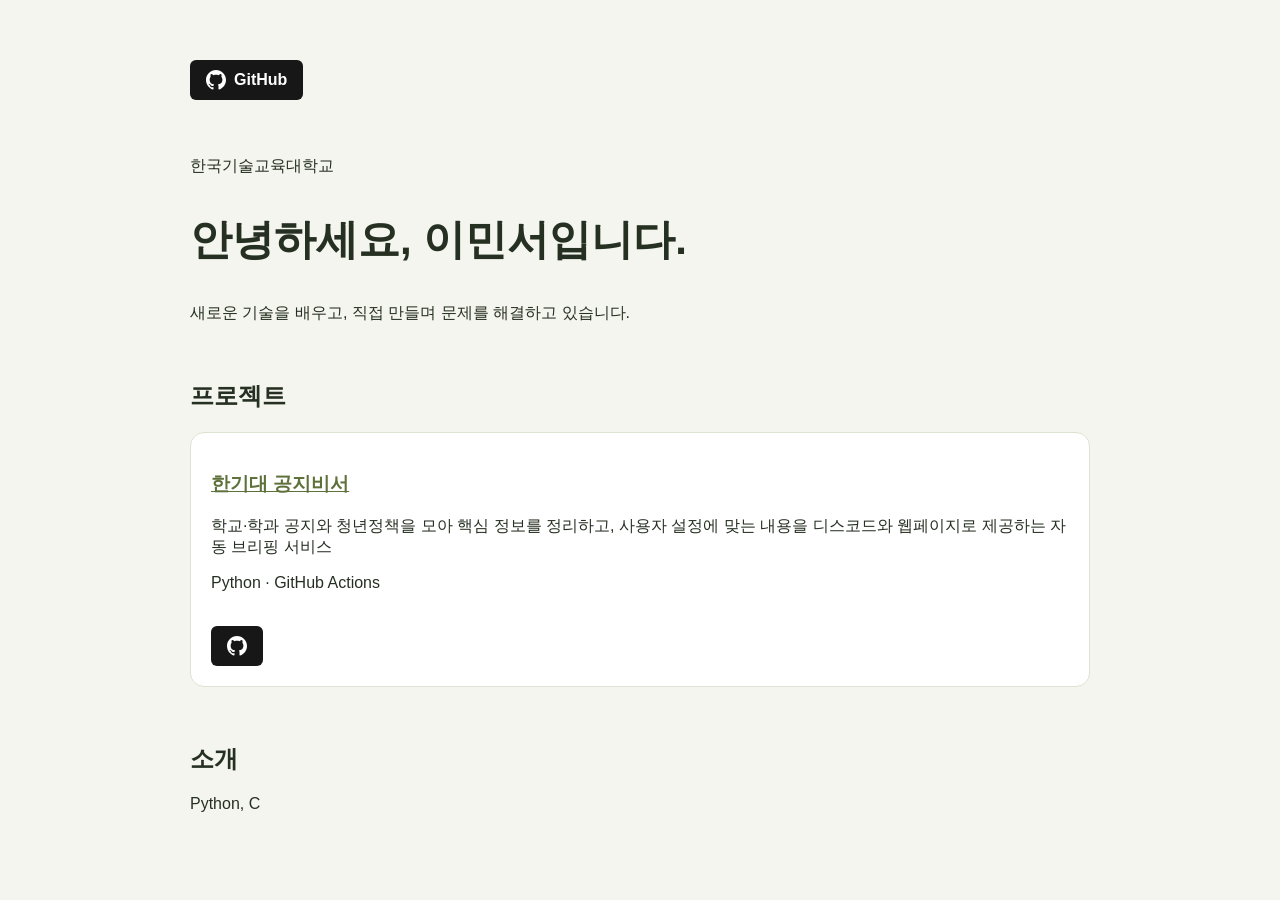
<file: index.html>
<!doctype html>
<html lang="ko">
<head>
  <meta charset="utf-8">
  <meta name="viewport" content="width=device-width, initial-scale=1">
  <title>이민서 | Portfolio</title>
  <link rel="stylesheet" href="/style.css">

  <style>
    body {
      max-width: 900px;
      margin: 60px auto;
      padding: 0 24px;
      font-family: Arial, sans-serif;
      color: #263022;
      background: #F4F5EE;
    }
    h1 { font-size: 42px; }
    section { margin: 56px 0; }
    .card {
      padding: 20px;
      margin: 16px 0;
      background: white;
      border: 1px solid #DDE3D2;
      border-radius: 14px;
    }
    a { color: #5F713B; }
  </style>
</head>

<body>
  <header>
    <a
      class="github-button"
      href="https://github.com/minseo9904"
      target="_blank"
      rel="noopener noreferrer"
      aria-label="내 GitHub 프로필 열기"
    >
      <img src="/assets/github.svg" alt="">
      <span>GitHub</span>
    </a>
  </header>

  <main>
    <section>
      <p>한국기술교육대학교</p>
      <h1>안녕하세요, 이민서입니다.</h1>
      <p>새로운 기술을 배우고, 직접 만들며 문제를 해결하고 있습니다.</p>
    </section>

    <section id="projects">
      <h2>프로젝트</h2>

      <article class="card">
        <h3>
          <a href="projects/notice-bot.html">한기대 공지비서</a>
        </h3>
        <p>학교·학과 공지와 청년정책을 모아 핵심 정보를 정리하고, 사용자 설정에 맞는 내용을 디스코드와 웹페이지로 제공하는 자동 브리핑 서비스</p>
        <p>Python · GitHub Actions</p>

        <br>
        <a
          class="github-button"
          href="https://github.com/seongminhong497-cell/koreatech-notice-bot"
          target="_blank"
          rel="noopener noreferrer"
          aria-label="학교 공지 브리핑 봇 저장소 열기"
        >
          <img src="/assets/github.svg" alt="">
        </a>
      </article>
    </section>

    <section id="about">
      <h2>소개</h2>
      <p>Python, C</p>
    </section>
  </main>
</body>
</html>
</file>
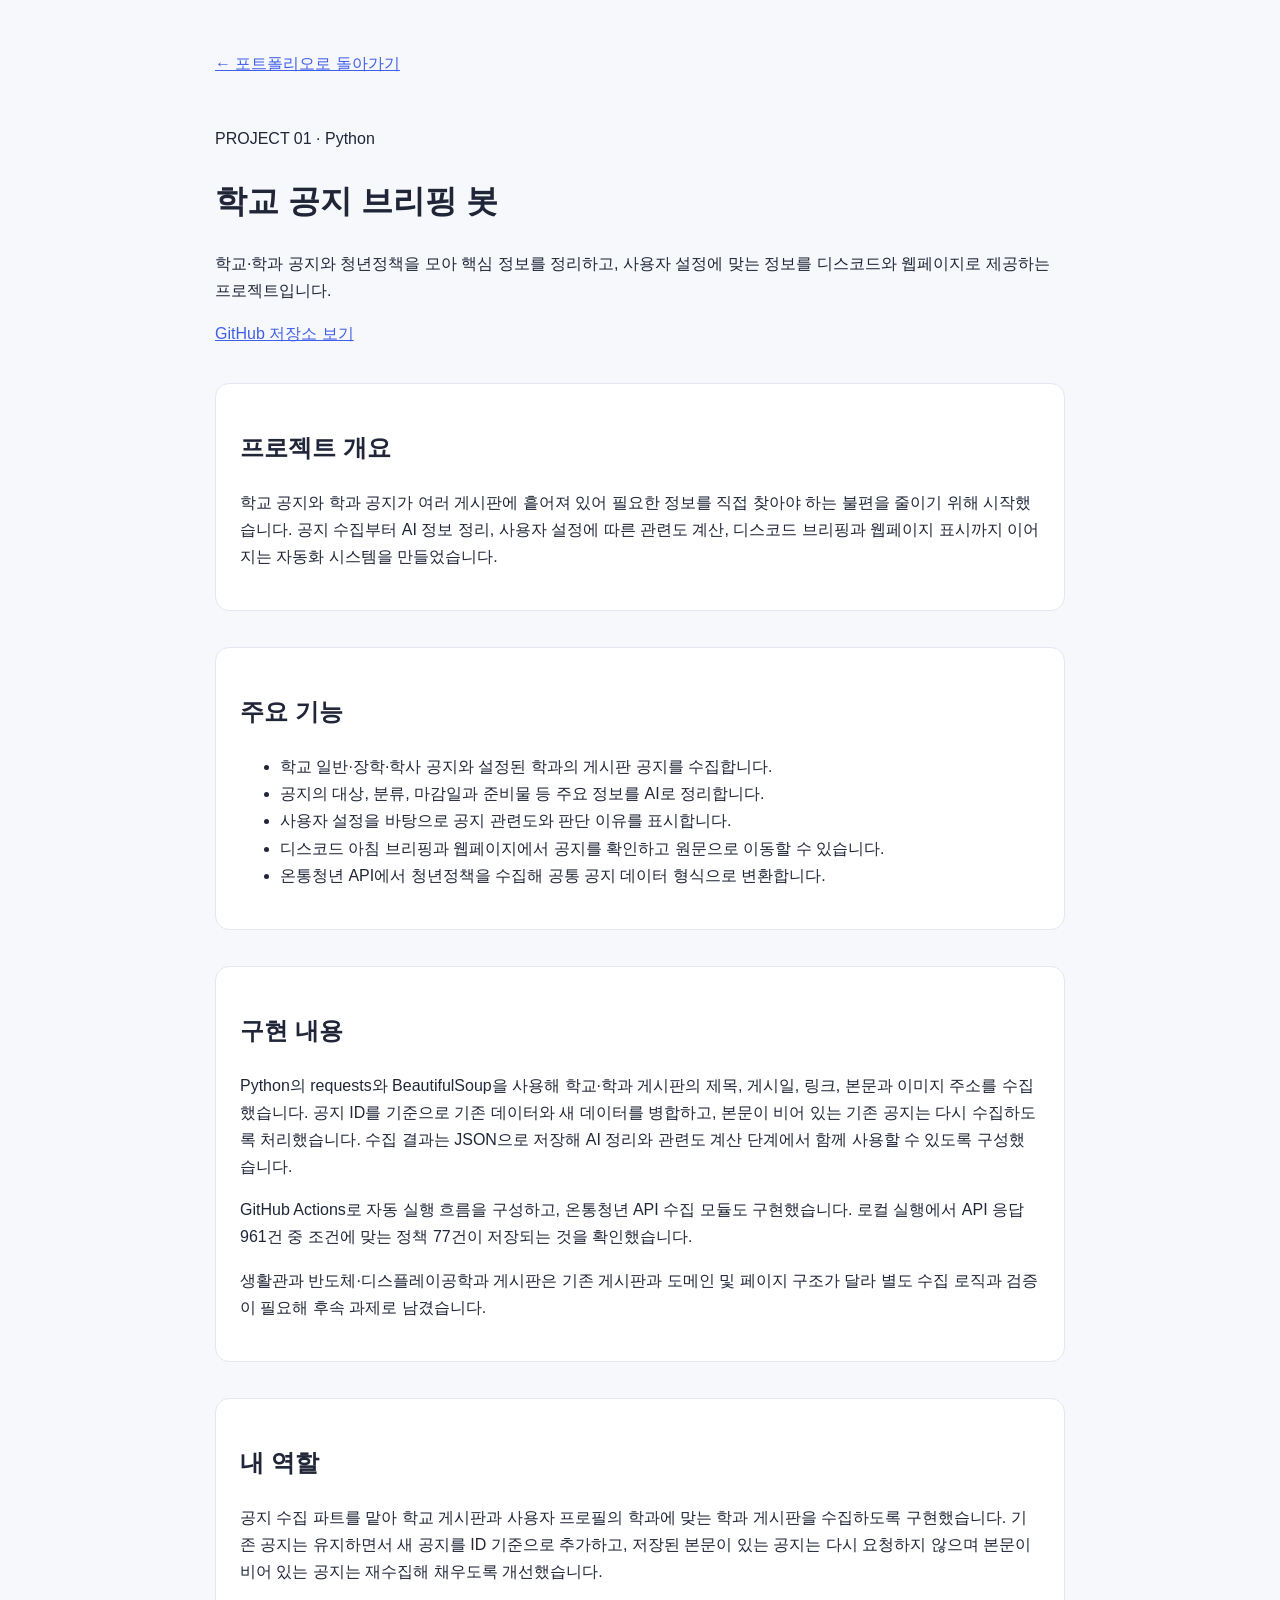
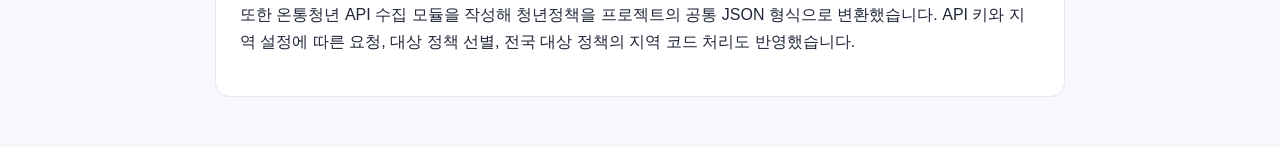
<file: progects/notice-bot.html>
<!doctype html>
<html lang="ko">
<head>
  <meta charset="utf-8">
  <meta name="viewport" content="width=device-width, initial-scale=1">
  <title>학교 공지 브리핑 봇 | 이민서</title>
  <style>
    body {
      max-width: 850px;
      margin: 50px auto;
      padding: 0 24px;
      font-family: Arial, sans-serif;
      line-height: 1.7;
      color: #202638;
      background: #f7f8fc;
    }
    a { color: #405fe8; }
    section {
      margin-top: 36px;
      padding: 24px;
      background: white;
      border: 1px solid #e4e7ef;
      border-radius: 14px;
    }
    .back { display: inline-block; margin-bottom: 32px; }
  </style>
</head>
<body>
  <a class="back" href="../index.html">← 포트폴리오로 돌아가기</a>

<main>
  <p>PROJECT 01 · Python</p>
  <h1>학교 공지 브리핑 봇</h1>
  <p>
    학교·학과 공지와 청년정책을 모아 핵심 정보를 정리하고,
    사용자 설정에 맞는 정보를 디스코드와 웹페이지로 제공하는 프로젝트입니다.
  </p>

  <p>
    <a href="https://github.com/seongminhong497-cell/koreatech-notice-bot">
      GitHub 저장소 보기
    </a>
  </p>

  <section>
    <h2>프로젝트 개요</h2>
    <p>
      학교 공지와 학과 공지가 여러 게시판에 흩어져 있어 필요한 정보를
      직접 찾아야 하는 불편을 줄이기 위해 시작했습니다. 공지 수집부터
      AI 정보 정리, 사용자 설정에 따른 관련도 계산, 디스코드 브리핑과
      웹페이지 표시까지 이어지는 자동화 시스템을 만들었습니다.
    </p>
  </section>

  <section>
    <h2>주요 기능</h2>
    <ul>
      <li>학교 일반·장학·학사 공지와 설정된 학과의 게시판 공지를 수집합니다.</li>
      <li>공지의 대상, 분류, 마감일과 준비물 등 주요 정보를 AI로 정리합니다.</li>
      <li>사용자 설정을 바탕으로 공지 관련도와 판단 이유를 표시합니다.</li>
      <li>디스코드 아침 브리핑과 웹페이지에서 공지를 확인하고 원문으로 이동할 수 있습니다.</li>
      <li>온통청년 API에서 청년정책을 수집해 공통 공지 데이터 형식으로 변환합니다.</li>
    </ul>
  </section>

  <section>
    <h2>구현 내용</h2>
    <p>
      Python의 requests와 BeautifulSoup을 사용해 학교·학과 게시판의 제목,
      게시일, 링크, 본문과 이미지 주소를 수집했습니다. 공지 ID를 기준으로
      기존 데이터와 새 데이터를 병합하고, 본문이 비어 있는 기존 공지는
      다시 수집하도록 처리했습니다. 수집 결과는 JSON으로 저장해 AI 정리와
      관련도 계산 단계에서 함께 사용할 수 있도록 구성했습니다.
    </p>
    <p>
      GitHub Actions로 자동 실행 흐름을 구성하고, 온통청년 API 수집 모듈도
      구현했습니다. 로컬 실행에서 API 응답 961건 중 조건에 맞는 정책 77건이
      저장되는 것을 확인했습니다.
    </p>
    <p>
      생활관과 반도체·디스플레이공학과 게시판은 기존 게시판과 도메인 및
      페이지 구조가 달라 별도 수집 로직과 검증이 필요해 후속 과제로 남겼습니다.
    </p>
  </section>

  <section>
    <h2>내 역할</h2>
    <p>
      공지 수집 파트를 맡아 학교 게시판과 사용자 프로필의 학과에 맞는
      학과 게시판을 수집하도록 구현했습니다. 기존 공지는 유지하면서 새 공지를
      ID 기준으로 추가하고, 저장된 본문이 있는 공지는 다시 요청하지 않으며
      본문이 비어 있는 공지는 재수집해 채우도록 개선했습니다.
    </p>
    <p>
      또한 온통청년 API 수집 모듈을 작성해 청년정책을 프로젝트의 공통 JSON
      형식으로 변환했습니다. API 키와 지역 설정에 따른 요청, 대상 정책 선별,
      전국 대상 정책의 지역 코드 처리도 반영했습니다.
    </p>
  </section>
</main>
</body>
</html>
</file>
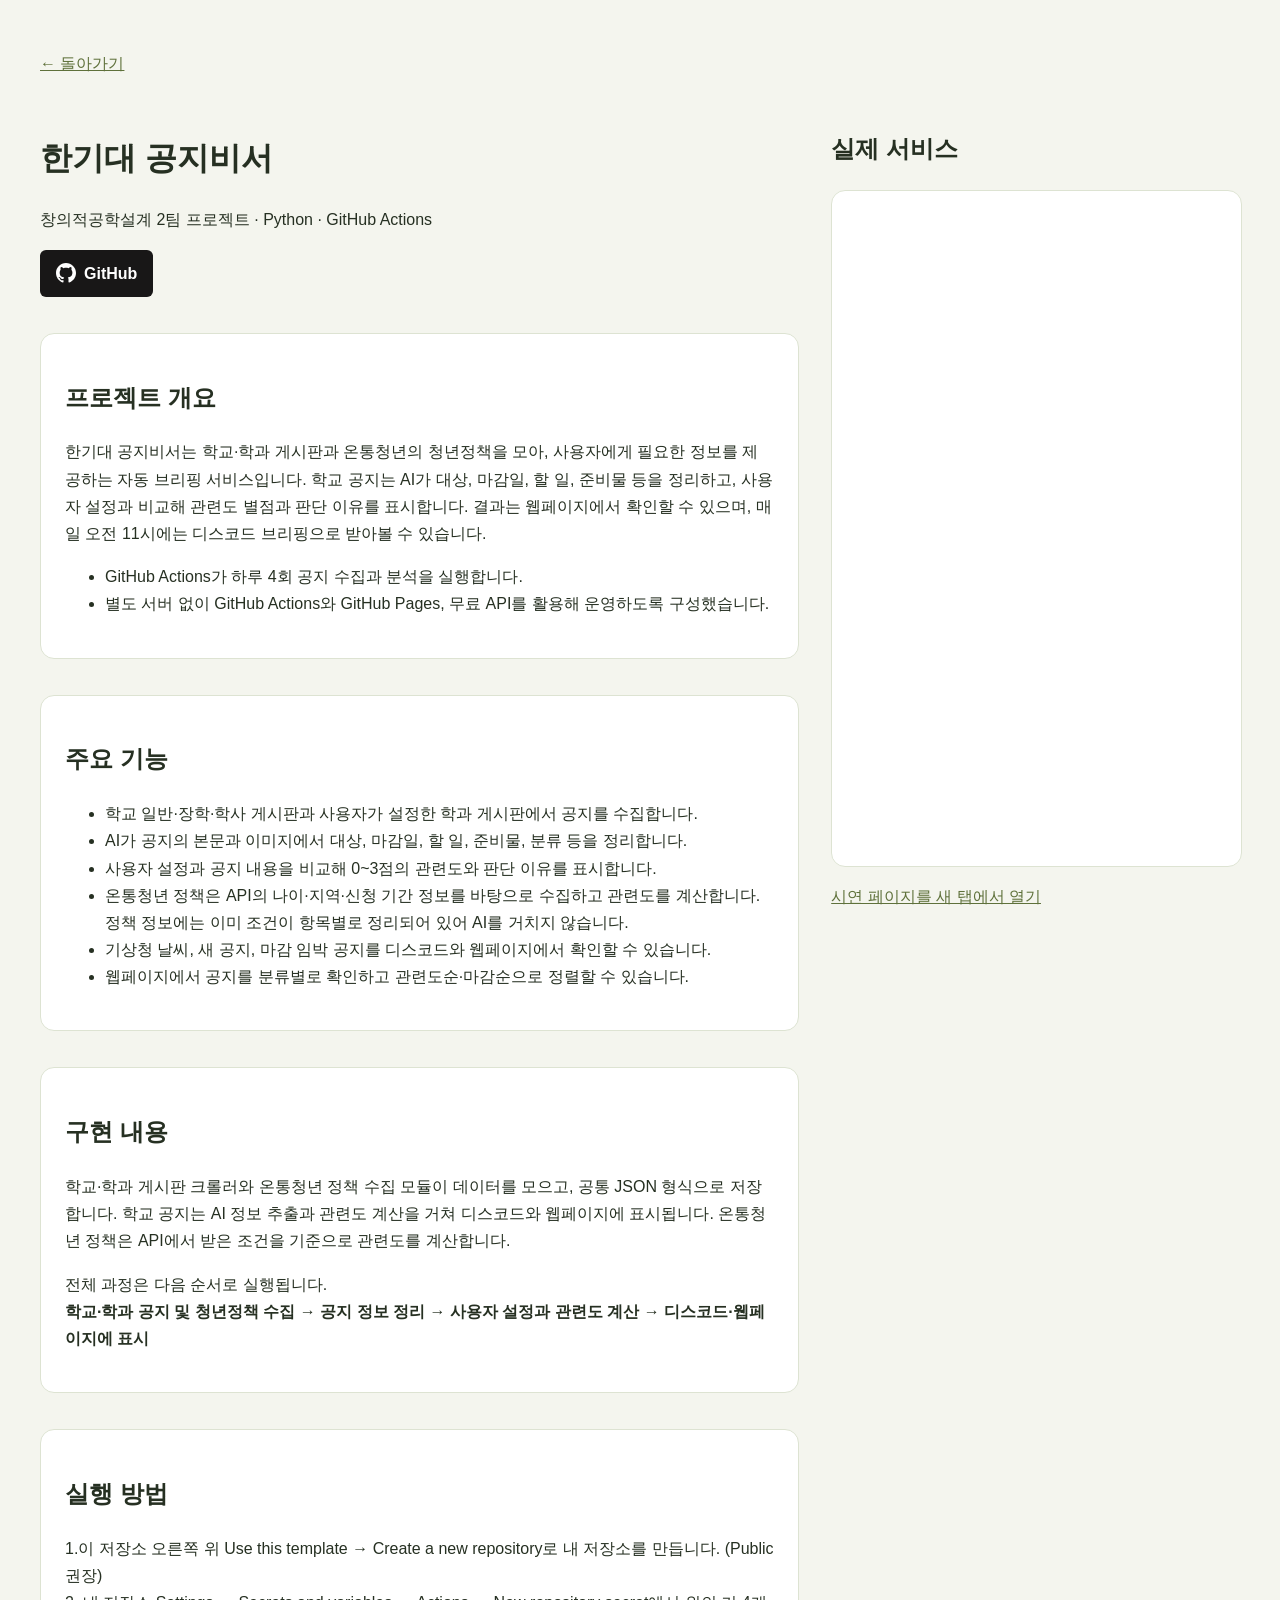
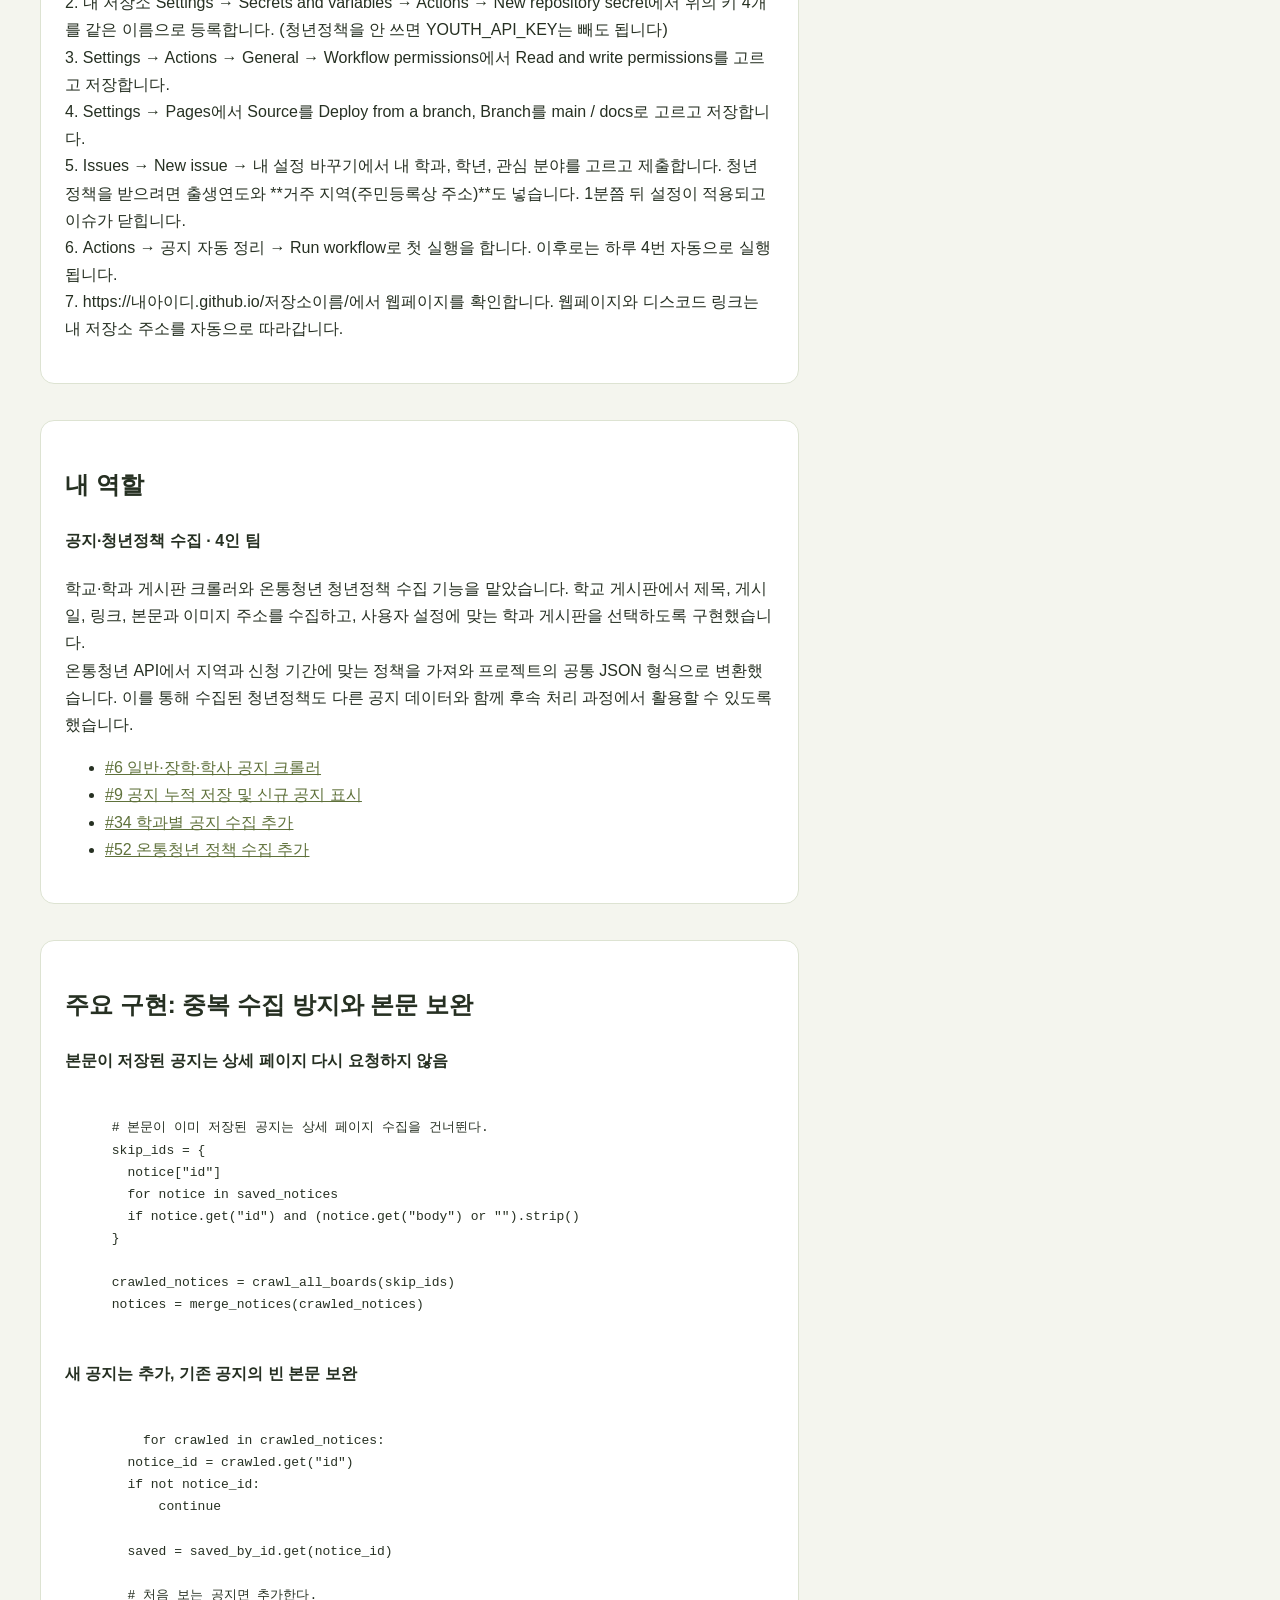
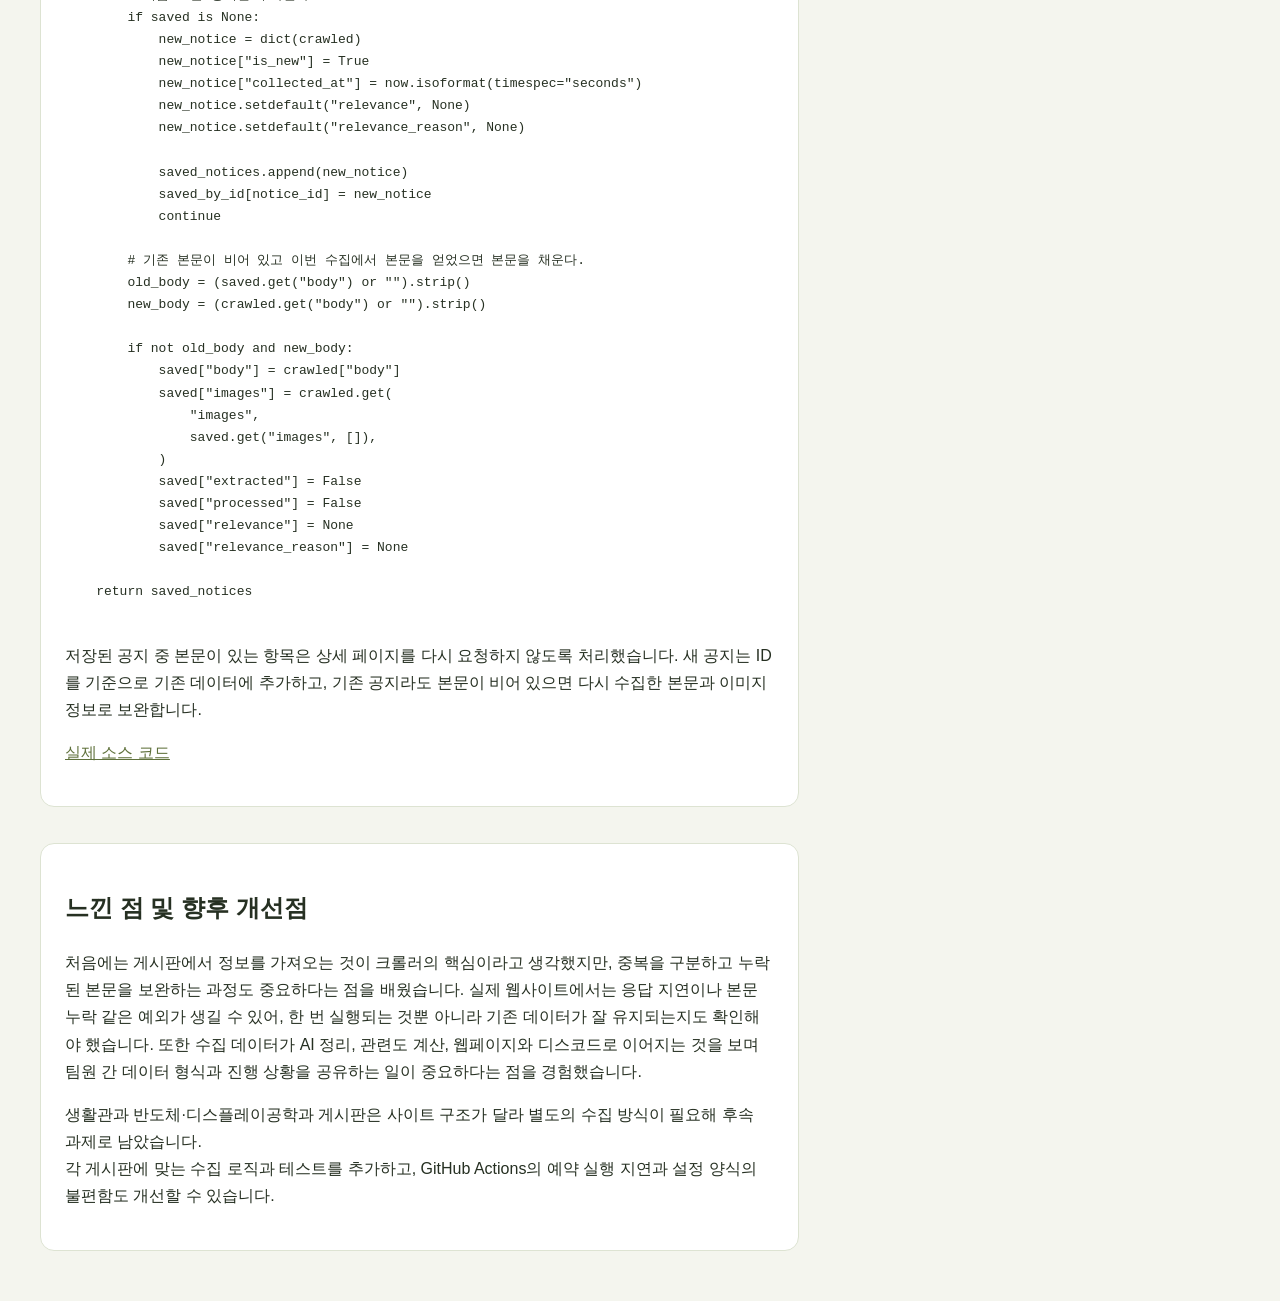
<file: projects/notice-bot.html>
<!doctype html>
<html lang="ko">
<head>
  <meta charset="utf-8">
  <meta name="viewport" content="width=device-width, initial-scale=1">
  <link rel="stylesheet" href="/style.css">
  <title>한기대 공지비서 | 이민서</title>
  <style>
    body {
      max-width: 1200px;
      margin: 50px auto;
      padding: 0 24px;
      font-family: Arial, sans-serif;
      line-height: 1.7;
      color: #263022;
      background: #F4F5EE;
    }
    a { color: #5F713B; }
    section {
      margin-top: 36px;
      padding: 24px;
      background: white;
      border: 1px solid #DDE3D2;
      border-radius: 14px;
    }
    .back {
      display: inline-block;
      margin-bottom: 32px;
    }
  </style>
</head>
<body>
  <a class="back" href="../index.html">← 돌아가기</a>

<main class="project-layout">
  <div class="project-content">
  <h1>한기대 공지비서</h1>
  <p>
    창의적공학설계 2팀 프로젝트 · Python · GitHub Actions
  </p>

  <p>
    <a 
      class="github-button"
      href="https://github.com/seongminhong497-cell/koreatech-notice-bot"
      target="_blank"
      rel="noopener noreferrer"
      aria-label="Github 저장소 열기"
    >
      <img src="/assets/github.svg" alt="">
      <span>GitHub</span>
    </a>
  </p>

  <section>
    <h2>프로젝트 개요</h2>
    <p>
      한기대 공지비서는 학교·학과 게시판과 온통청년의 청년정책을 모아, 사용자에게 필요한 정보를 제공하는 자동 브리핑 서비스입니다.
      학교 공지는 AI가 대상, 마감일, 할 일, 준비물 등을 정리하고, 사용자 설정과 비교해 관련도 별점과 판단 이유를 표시합니다. 
      결과는 웹페이지에서 확인할 수 있으며, 매일 오전 11시에는 디스코드 브리핑으로 받아볼 수 있습니다. 
    
      <ul>
        <li>GitHub Actions가 하루 4회 공지 수집과 분석을 실행합니다.</li>
      <li>별도 서버 없이 GitHub Actions와 GitHub Pages, 무료 API를 활용해 운영하도록 구성했습니다. </li>
      </ul>
    </p>
  </section>

  <section>
    <h2>주요 기능</h2>
    <ul>
      <li>학교 일반·장학·학사 게시판과 사용자가 설정한 학과 게시판에서 공지를 수집합니다.</li>
      <li>AI가 공지의 본문과 이미지에서 대상, 마감일, 할 일, 준비물, 분류 등을 정리합니다.</li>
      <li>사용자 설정과 공지 내용을 비교해 0~3점의 관련도와 판단 이유를 표시합니다.</li>
      <li>온통청년 정책은 API의 나이·지역·신청 기간 정보를 바탕으로 수집하고 관련도를 계산합니다. 정책 정보에는 이미 조건이 항목별로 정리되어 있어 AI를 거치지 않습니다.</li>
      <li>기상청 날씨, 새 공지, 마감 임박 공지를 디스코드와 웹페이지에서 확인할 수 있습니다.</li>
      <li>웹페이지에서 공지를 분류별로 확인하고 관련도순·마감순으로 정렬할 수 있습니다.</li>
    </ul>
  </section>

  <section>
    <h2>구현 내용</h2>
    <p>
      학교·학과 게시판 크롤러와 온통청년 정책 수집 모듈이 데이터를 모으고, 공통 JSON 형식으로 저장합니다.
      학교 공지는 AI 정보 추출과 관련도 계산을 거쳐 디스코드와 웹페이지에 표시됩니다.
      온통청년 정책은 API에서 받은 조건을 기준으로 관련도를 계산합니다.
    </p>
    <p>
      전체 과정은 다음 순서로 실행됩니다.
      <br>
      <b>학교·학과 공지 및 청년정책 수집 → 공지 정보 정리 → 사용자 설정과 관련도 계산 → 디스코드·웹페이지에 표시</b>
    </p>
  </section>

  <section>
    <h2>실행 방법</h2>
    <p>
      1.이 저장소 오른쪽 위 Use this template → Create a new repository로 내 저장소를 만듭니다. (Public 권장)
      <br>
      2. 내 저장소 Settings → Secrets and variables → Actions → New repository secret에서 위의 키 4개를 같은 이름으로 등록합니다. (청년정책을 안 쓰면 YOUTH_API_KEY는 빼도 됩니다)
      <br>
      3. Settings → Actions → General → Workflow permissions에서 Read and write permissions를 고르고 저장합니다.
      <br>
      4. Settings → Pages에서 Source를 Deploy from a branch, Branch를 main / docs로 고르고 저장합니다.
      <br>
      5. Issues → New issue → 내 설정 바꾸기에서 내 학과, 학년, 관심 분야를 고르고 제출합니다. 청년정책을 받으려면 출생연도와 **거주 지역(주민등록상 주소)**도 넣습니다. 1분쯤 뒤 설정이 적용되고 이슈가 닫힙니다.
      <br>
      6. Actions → 공지 자동 정리 → Run workflow로 첫 실행을 합니다. 이후로는 하루 4번 자동으로 실행됩니다.
      <br>
      7. https://내아이디.github.io/저장소이름/에서 웹페이지를 확인합니다. 웹페이지와 디스코드 링크는 내 저장소 주소를 자동으로 따라갑니다.
    </p>
  </section>

  <section>
    <h2>내 역할</h2>
    <h4>공지·청년정책 수집 · 4인 팀</h4>
    <p>
      학교·학과 게시판 크롤러와 온통청년 청년정책 수집 기능을 맡았습니다. 학교 게시판에서 제목, 게시일, 링크, 본문과 이미지 주소를 수집하고, 사용자 설정에 맞는 학과 게시판을 선택하도록 구현했습니다.
      <br>
      온통청년 API에서 지역과 신청 기간에 맞는 정책을 가져와 프로젝트의 공통 JSON 형식으로 변환했습니다. 이를 통해 수집된 청년정책도 다른 공지 데이터와 함께 후속 처리 과정에서 활용할 수 있도록 했습니다.
    </p>
    <p>
      <ul>
        <li>
          <a href="https://github.com/seongminhong497-cell/koreatech-notice-bot/pull/6"
            target="_blank"
            rel="noopener noreferrer" >
          #6 일반·장학·학사 공지 크롤러
        </a>
        </li>
        <li>
          <a href="https://github.com/seongminhong497-cell/koreatech-notice-bot/pull/9"
            target="_blank"
            rel="noopener noreferrer" >
          #9 공지 누적 저장 및 신규 공지 표시
        </a>
        </li>
        <li>
          <a href="https://github.com/seongminhong497-cell/koreatech-notice-bot/pull/34"
            target="_blank"
            rel="noopener noreferrer" >
          #34 학과별 공지 수집 추가
        </a>
        </li>
        <li>
          <a href="https://github.com/seongminhong497-cell/koreatech-notice-bot/pull/52"
            target="_blank"
            rel="noopener noreferrer" >
          #52 온통청년 정책 수집 추가
        </a>
        </li>
      </ul>
    </p>
  </section>

  <section>
    <h2>주요 구현: 중복 수집 방지와 본문 보완</h2>
    <h4>본문이 저장된 공지는 상세 페이지 다시 요청하지 않음</h4>

    <pre><code class="language-python">
      # 본문이 이미 저장된 공지는 상세 페이지 수집을 건너뛴다.
      skip_ids = {
        notice["id"]
        for notice in saved_notices
        if notice.get("id") and (notice.get("body") or "").strip()
      }

      crawled_notices = crawl_all_boards(skip_ids)
      notices = merge_notices(crawled_notices)  
    </code></pre>

    <h4>새 공지는 추가, 기존 공지의 빈 본문 보완</h4>
    <pre><code class="language-python">
          for crawled in crawled_notices:
        notice_id = crawled.get("id")
        if not notice_id:
            continue

        saved = saved_by_id.get(notice_id)

        # 처음 보는 공지면 추가한다.
        if saved is None:
            new_notice = dict(crawled)
            new_notice["is_new"] = True
            new_notice["collected_at"] = now.isoformat(timespec="seconds")
            new_notice.setdefault("relevance", None)
            new_notice.setdefault("relevance_reason", None)

            saved_notices.append(new_notice)
            saved_by_id[notice_id] = new_notice
            continue

        # 기존 본문이 비어 있고 이번 수집에서 본문을 얻었으면 본문을 채운다.
        old_body = (saved.get("body") or "").strip()
        new_body = (crawled.get("body") or "").strip()

        if not old_body and new_body:
            saved["body"] = crawled["body"]
            saved["images"] = crawled.get(
                "images",
                saved.get("images", []),
            )
            saved["extracted"] = False
            saved["processed"] = False
            saved["relevance"] = None
            saved["relevance_reason"] = None

    return saved_notices
    </code></pre>
  
    <p>
      저장된 공지 중 본문이 있는 항목은 상세 페이지를 다시 요청하지 않도록 처리했습니다.
      새 공지는 ID를 기준으로 기존 데이터에 추가하고, 기존 공지라도 본문이 비어 있으면 다시 수집한 본문과 이미지 정보로 보완합니다.
    </p>
    <p>
      <a
        href="https://github.com/seongminhong497-cell/koreatech-notice-bot/blob/main/src/crawler.py"
        target="_blank"
        rel="noopener noreferrer">
        실제 소스 코드
      </a>

    </p>
  </section>

  <section>
    <h2>느낀 점 및 향후 개선점</h2>
    <p>
      처음에는 게시판에서 정보를 가져오는 것이 크롤러의 핵심이라고 생각했지만, 중복을 구분하고 누락된 본문을 보완하는 과정도 중요하다는 점을 배웠습니다.
      실제 웹사이트에서는 응답 지연이나 본문 누락 같은 예외가 생길 수 있어, 한 번 실행되는 것뿐 아니라 기존 데이터가 잘 유지되는지도 확인해야 했습니다.
      또한 수집 데이터가 AI 정리, 관련도 계산, 웹페이지와 디스코드로 이어지는 것을 보며 팀원 간 데이터 형식과 진행 상황을 공유하는 일이 중요하다는 점을 경험했습니다.
    </p>
    <p>
      생활관과 반도체·디스플레이공학과 게시판은 사이트 구조가 달라 별도의 수집 방식이 필요해 후속 과제로 남았습니다.
      <br>
      각 게시판에 맞는 수집 로직과 테스트를 추가하고, GitHub Actions의 예약 실행 지연과 설정 양식의 불편함도 개선할 수 있습니다.
    </p>
  </section>
  </div>

  <aside class="demo-panel">
    <h2>실제 서비스</h2>

    <iframe
      class="demo-frame"
      src="https://seongminhong497-cell.github.io/koreatech-notice-bot/"
      title="한기대 공지비서 시연 페이지"
      loading="lazy"
      ></iframe>

     <p>
      <a
        href="https://seongminhong497-cell.github.io/koreatech-notice-bot/"
        target="_blank"
        rel="noopener noreferrer"
      >
        시연 페이지를 새 탭에서 열기
      </a>
     </p> 

  </aside>

</main>
</body>
</html>
</file>
<file: style.css>
.github-button {
  display: inline-flex;
  align-items: center;
  gap: 8px;
  padding: 10px 16px;
  border-radius: 6px;
  background: #181717;
  color: white;
  font-weight: bold;
  text-decoration: none;
}

.github-button img {
  display: block;
  width: 20px;
  height: 20px;
  filter: brightness(0) invert(1);
}

.github-button:hover {
  background: #333333;
  color: white;
}

/* 코드 배경색, 글자색 수정 */
.code-window {
  overflow: hidden;
  border: 1px solid #3c3c3c;
  border-radius: 12px;
  background: #bdbcbc;
}

.code-title {
  padding: 10px 16px;
  border-bottom: 1px solid #3c3c3c;
  background: #252526;
  color: #cccccc;
  font-size: 14px;
}

.code-window pre {
  margin: 0;
  overflow-x: auto;
}

.code-window pre code.hljs {
  display: block;
  padding: 20px;
  background: #1e1e1e;
  font-family: Consolas, monospace;
  font-size: 14px;
  line-height: 1.6;
}


/* 프로젝트 설명과 시연 화면을 좌우로 배치 */
.project-layout {
  display: grid;
  grid-template-columns: minmax(0, 1.3fr) minmax(320px, 0.7fr);
  gap: 32px;
  align-items: start;
}

.project-content,
.demo-panel {
  min-width: 0;
}

/* 오른쪽 시연 화면을 스크롤 중에도 화면에 유지 */
.demo-panel {
  position: sticky;
  top: 24px;
}

.demo-frame {
  display: block;
  width: 100%;
  height: 75vh;
  min-height: 600px;
  border: 1px solid #DDE3D2;
  border-radius: 14px;
  background: white;
}

/* 화면이 좁으면 설명 아래에 시연 화면 배치 */
@media (max-width: 850px) {
  .project-layout {
    grid-template-columns: 1fr;
  }

  .demo-panel {
    position: static;
  }

  .demo-frame {
    height: 700px;
  }
}
</file>
